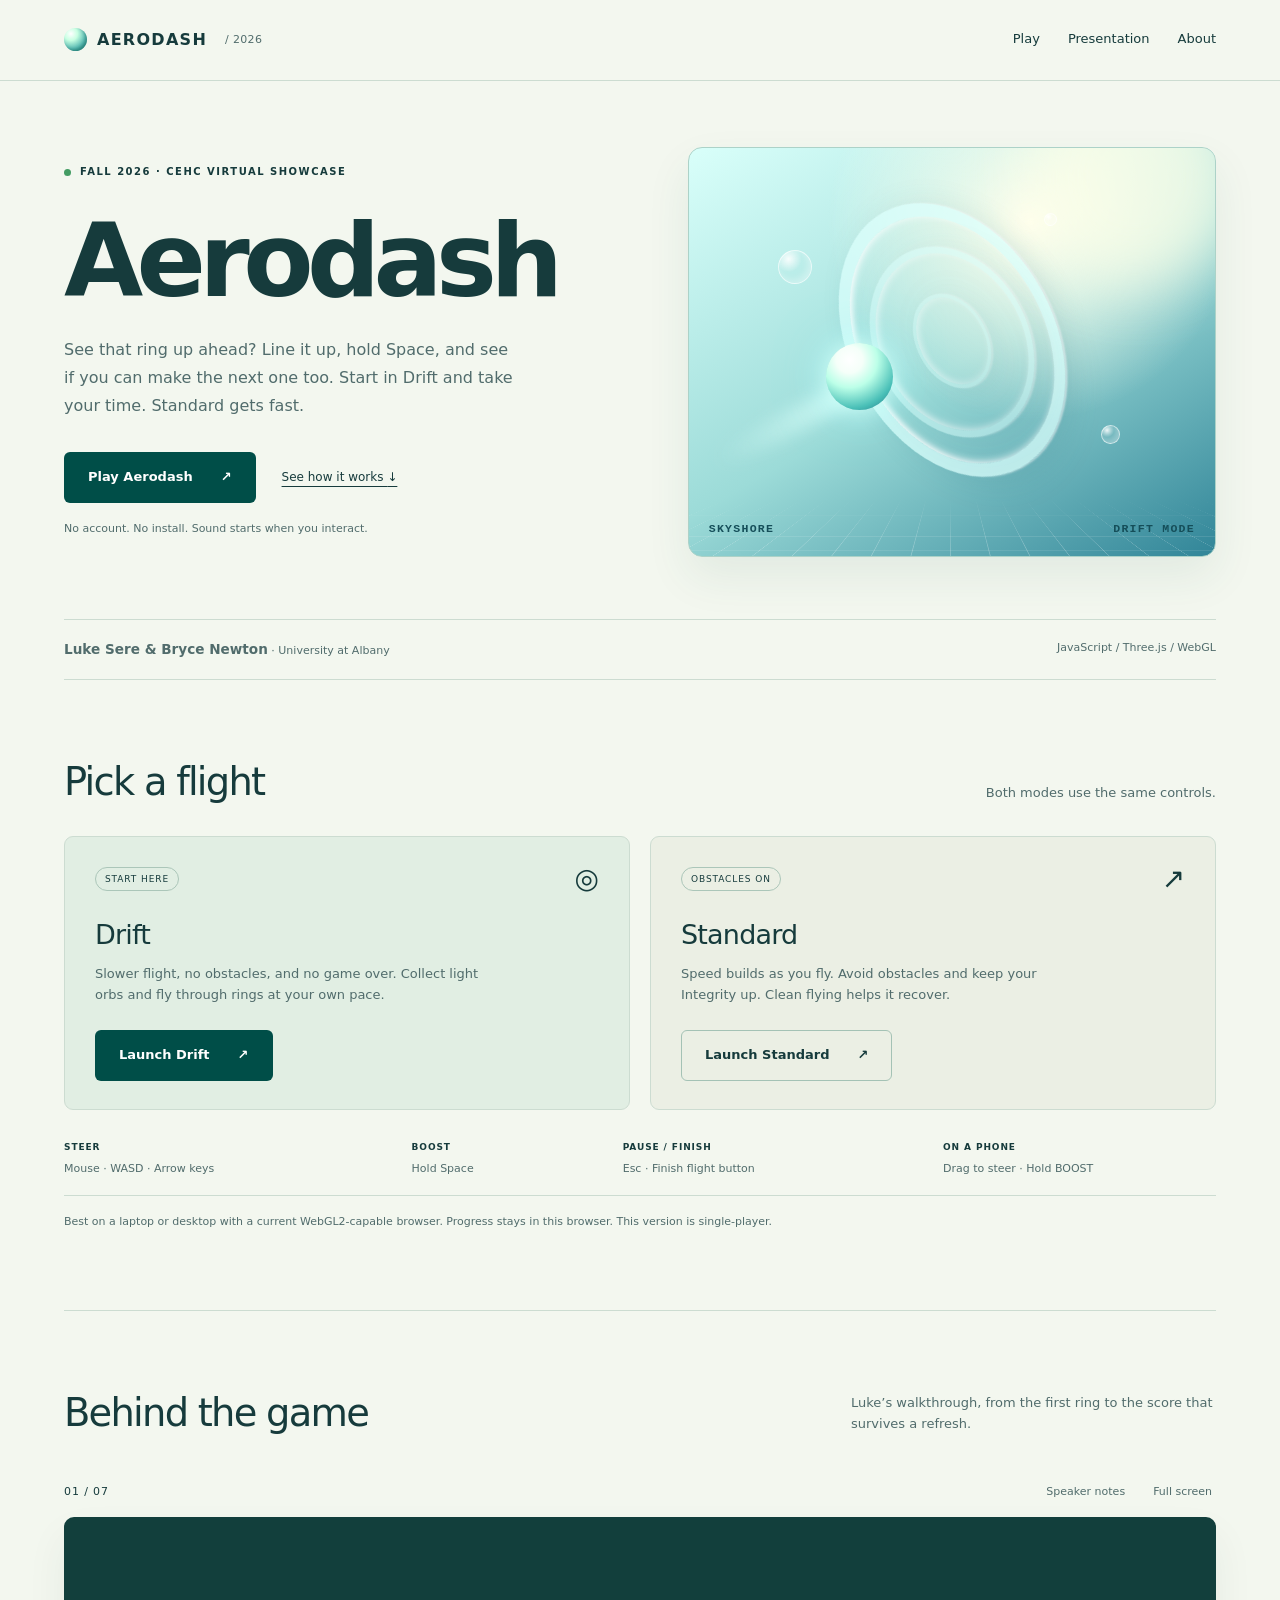
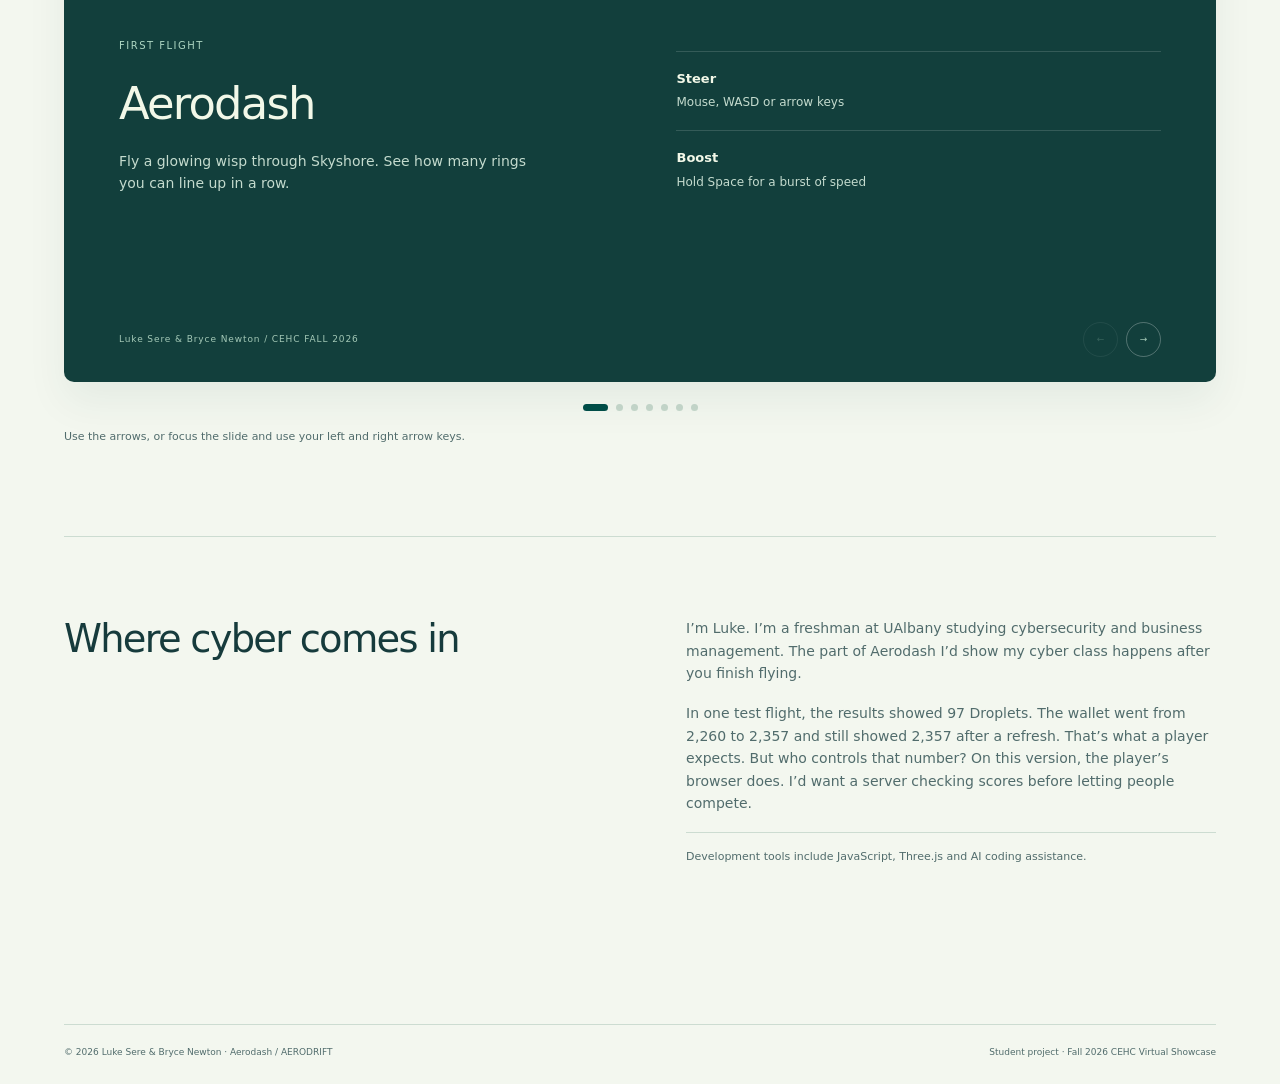
<file: index.html>
<!doctype html>
<html lang="en">
<head>
  <meta charset="utf-8">
  <meta name="viewport" content="width=device-width,initial-scale=1">
  <meta name="theme-color" content="#eaf6ef">
  <meta name="description" content="Fly through rings in Aerodash, a 3D browser game by Luke Sere and Bryce Newton for UAlbany’s Fall 2026 CEHC Virtual Showcase.">
  <title>Aerodash — Luke Sere &amp; Bryce Newton | CEHC Fall 2026</title>
  <link rel="icon" href="icon.svg" type="image/svg+xml">
  <link rel="stylesheet" href="showcase.css">
  <script src="showcase.js" defer></script>
</head>
<body>
<a class="skip" href="#main">Skip to content</a>
<header class="site-head">
  <a class="wordmark" href="#" aria-label="Aerodash home"><span class="brand-orb" aria-hidden="true"></span>AERODASH<span class="edition">/ 2026</span></a>
  <nav aria-label="Main navigation"><a href="#play">Play</a><a href="#presentation">Presentation</a><a href="#about">About</a></nav>
</header>
<main id="main">
  <section class="hero" aria-labelledby="hero-title">
    <div class="hero-copy">
      <p class="eyebrow"><span class="status-dot"></span> FALL 2026 · CEHC VIRTUAL SHOWCASE</p>
      <h1 id="hero-title">Aerodash</h1>
      <p class="intro">See that ring up ahead? Line it up, hold Space, and see if you can make the next one too. Start in Drift and take your time. Standard gets fast.</p>
      <div class="actions"><a class="button primary" href="game/index.html?showcase=1">Play Aerodash <span aria-hidden="true">↗</span></a><a class="text-link" href="#presentation">See how it works <span aria-hidden="true">↓</span></a></div>
      <p class="fine">No account. No install. Sound starts when you interact.</p>
    </div>
    <div class="aero-art" aria-hidden="true">
      <div class="art-grid"></div><div class="sun"></div><div class="halo halo-one"></div><div class="halo halo-two"></div><div class="halo halo-three"></div><div class="wisp"></div><div class="wisp-tail"></div><div class="bubble b-one"></div><div class="bubble b-two"></div><div class="bubble b-three"></div>
      <div class="art-label"><span>SKYSHORE</span><span>DRIFT MODE</span></div>
    </div>
  </section>
  <div class="byline"><span><b>Luke Sere &amp; Bryce Newton</b> · University at Albany</span><span>JavaScript / Three.js / WebGL</span></div>

  <section class="play-section section" id="play" aria-labelledby="play-title">
    
    <div class="section-heading"><h2 id="play-title">Pick a flight</h2><p>Both modes use the same controls.</p></div>
    <div class="mode-grid">
      <article class="mode-card drift"><div class="mode-top"><span class="pill">START HERE</span><span aria-hidden="true">◎</span></div><h3>Drift</h3><p>Slower flight, no obstacles, and no game over. Collect light orbs and fly through rings at your own pace.</p><a class="button primary" href="game/index.html?showcase=1">Launch Drift <span aria-hidden="true">↗</span></a></article>
      <article class="mode-card standard"><div class="mode-top"><span class="pill">OBSTACLES ON</span><span aria-hidden="true">↗</span></div><h3>Standard</h3><p>Speed builds as you fly. Avoid obstacles and keep your Integrity up. Clean flying helps it recover.</p><a class="button outline" href="game/index.html?showcase=1&amp;mode=standard">Launch Standard <span aria-hidden="true">↗</span></a></article>
    </div>
    <dl class="controls"><div><dt>STEER</dt><dd>Mouse · WASD · Arrow keys</dd></div><div><dt>BOOST</dt><dd>Hold Space</dd></div><div><dt>PAUSE / FINISH</dt><dd>Esc · Finish flight button</dd></div><div><dt>ON A PHONE</dt><dd>Drag to steer · Hold BOOST</dd></div></dl>
    <p class="play-note">Best on a laptop or desktop with a current WebGL2-capable browser. Progress stays in this browser. This version is single-player.</p>
  </section>

  <section class="presentation-section section" id="presentation" aria-labelledby="presentation-title">
    
    <div class="section-heading"><h2 id="presentation-title">Behind the game</h2><p>Luke’s walkthrough, from the first ring to the score that survives a refresh.</p></div>
    <div class="presentation-toolbar"><span id="slide-count" aria-live="polite">01 / 07</span><div><button id="notes-toggle" aria-pressed="false">Speaker notes</button><button id="present-fullscreen">Full screen</button></div></div>
    <div class="slide-shell" id="slide-shell">
      <div id="slide" tabindex="0" role="region" aria-label="Project presentation"></div>
      <div class="slide-bottom"><span>Luke Sere &amp; Bryce Newton / CEHC FALL 2026</span><div><button id="slide-prev" aria-label="Previous slide">←</button><button id="slide-next" aria-label="Next slide">→</button></div></div>
      <aside id="speaker-notes" hidden></aside>
    </div>
    <div class="slide-dots" id="slide-dots" aria-label="Choose slide"></div>
    <p class="fine">Use the arrows, or focus the slide and use your left and right arrow keys.</p>
  </section>

  <section class="about-section section" id="about" aria-labelledby="about-title">
    
    <div class="about-grid"><h2 id="about-title">Where cyber comes in</h2><div><p>I’m Luke. I’m a freshman at UAlbany studying cybersecurity and business management. The part of Aerodash I’d show my cyber class happens after you finish flying.</p><p>In one test flight, the results showed 97 Droplets. The wallet went from 2,260 to 2,357 and still showed 2,357 after a refresh. That’s what a player expects. But who controls that number? On this version, the player’s browser does. I’d want a server checking scores before letting people compete.</p><p class="method">Development tools include JavaScript, Three.js and AI coding assistance.</p></div></div>
  </section>
  
</main>
<footer><span>© 2026 Luke Sere &amp; Bryce Newton · Aerodash / AERODRIFT</span><span>Student project · Fall 2026 CEHC Virtual Showcase</span></footer>
</body>
</html>
</file>
<file: showcase.css>
@font-face{font-family:Showcase;src:local("Avenir Next");font-display:swap}
:root{--ink:#163b3c;--muted:#516c6c;--paper:#f3f7ef;--green:#004e48;--line:#ccdcd1;--mint:#e4f1e7;--sans:Showcase,"Avenir Next",Avenir,"Segoe UI",system-ui,sans-serif}
*{box-sizing:border-box}html{scroll-behavior:smooth;scroll-padding-top:25px}body{margin:0;background:var(--paper);color:var(--ink);font-family:var(--sans);line-height:1.6}a{color:inherit}button,a{-webkit-tap-highlight-color:transparent}button{font:inherit;cursor:pointer}a:focus-visible,button:focus-visible,#slide:focus-visible{outline:3px solid #1488ba;outline-offset:5px}.skip{position:absolute;top:-100px;left:20px;z-index:99;background:#fff;padding:10px}.skip:focus{top:10px}.site-head{max-width:1380px;margin:auto;padding:27px 5%;display:flex;align-items:center;justify-content:space-between;border-bottom:1px solid var(--line)}.wordmark{display:flex;align-items:center;gap:10px;font-weight:800;letter-spacing:.08em;text-decoration:none;font-size:16px}.edition{font-size:11px;font-weight:500;letter-spacing:.03em;color:var(--muted);margin-left:8px}.brand-orb{width:23px;height:23px;border-radius:50%;background:radial-gradient(circle at 30% 25%,white,#c8ffe2 28%,#5cbdb4 62%,#0b726f);box-shadow:inset -2px -2px 3px #00483c44}.site-head nav{display:flex;gap:28px}.site-head nav a{font-size:13px;text-decoration:none}.site-head nav a:hover{text-decoration:underline}.hero{max-width:1380px;margin:auto;padding:66px 5% 62px;display:grid;grid-template-columns:1.05fr 1fr;gap:6%;align-items:center}.eyebrow,.section-kicker{font-size:10px;font-weight:700;letter-spacing:.15em}.eyebrow{display:flex;align-items:center;gap:9px;margin-bottom:29px}.status-dot{width:7px;height:7px;border-radius:50%;background:#439c63}h1{font-size:clamp(42px,4.8vw,72px);line-height:1.06;letter-spacing:-.06em;font-weight:600;margin:0 0 25px}.intro{font-size:16px;max-width:450px;color:var(--muted);line-height:1.75}.actions{display:flex;gap:26px;align-items:center;margin-top:32px}.button{display:inline-flex;align-items:center;justify-content:space-between;gap:28px;padding:14px 23px;border-radius:6px;text-decoration:none;font-weight:600;font-size:13px;border:1px solid transparent;transition:transform .2s,background .2s}.button:hover{transform:translateY(-2px)}.primary{background:var(--green);color:#fff}.primary:hover{background:#07655d}.outline{border-color:#a4c2b5}.outline:hover{background:#e5f2e9}.text-link{font-size:12px;text-underline-offset:5px}.fine{font-size:11px;color:var(--muted);margin-top:17px}.aero-art{height:410px;position:relative;isolation:isolate;border:1px solid #acd2c8;border-radius:14px;overflow:hidden;background:radial-gradient(ellipse at 65% 18%,#ffffed 0,transparent 42%),linear-gradient(150deg,#d9fffa,#9cdbd8 52%,#318598);box-shadow:0 20px 45px #245e5215}.art-grid{position:absolute;inset:50% -70% -60%;background-image:linear-gradient(#ffffff44 1px,transparent 1px),linear-gradient(90deg,#ffffff44 1px,transparent 1px);background-size:45px 35px;transform:perspective(220px) rotateX(52deg);mask-image:linear-gradient(transparent,#000 40%)}.sun{position:absolute;width:220px;height:220px;right:-30px;top:-80px;border-radius:50%;background:#ffffe8;filter:blur(30px);opacity:.7}.halo{position:absolute;width:290px;height:290px;top:47px;left:calc(50% - 145px);border:14px solid #dbfffdb8;border-radius:50%;transform:rotate(-28deg) rotateY(45deg);box-shadow:inset 4px 0 8px #fff,10px 10px 35px #27707925,3px 1px 2px #fff9}.halo-two{width:200px;height:200px;top:94px;left:calc(50% - 100px);border-width:7px;transform:rotate(-28deg) rotateY(40deg);opacity:.65}.halo-three{width:100px;height:100px;top:143px;left:calc(50% - 50px);border-width:4px;opacity:.5}.wisp{position:absolute;width:67px;height:67px;left:26%;top:48%;border-radius:50%;background:radial-gradient(circle at 35% 25%,#fff 0,#f5fff9 20%,#bcffe8 42%,#49bfb7 73%,#1b6c7f);box-shadow:0 0 25px #d7fff8,0 0 50px #92ffff80;z-index:3}.wisp-tail{width:190px;height:26px;position:absolute;top:63%;left:3%;background:linear-gradient(90deg,transparent,#d9fff9);transform:rotate(-28deg);filter:blur(8px);border-radius:100%}.bubble{position:absolute;border-radius:50%;background:radial-gradient(circle at 30% 25%,#ffffffe0,transparent 40%);border:1px solid #ffffffab;box-shadow:inset -3px -3px 6px #ffffff50}.b-one{width:34px;height:34px;top:25%;left:17%}.b-two{width:19px;height:19px;top:68%;right:18%}.b-three{width:13px;height:13px;top:16%;right:30%}.art-label{position:absolute;left:20px;right:20px;bottom:19px;display:flex;justify-content:space-between;color:#154e59;font:600 8px var(--sans);letter-spacing:.12em}.byline{display:flex;justify-content:space-between;gap:20px;max-width:1242px;margin:auto;border-top:1px solid var(--line);border-bottom:1px solid var(--line);padding:19px 0;font-size:11px;color:var(--muted)}.section{max-width:1242px;margin:auto;padding:80px 0;scroll-margin-top:20px}.section-kicker{color:#57766c;margin-bottom:22px}.section-heading{display:flex;align-items:flex-end;justify-content:space-between;gap:40px;margin-bottom:32px}h2{font-size:clamp(28px,3vw,43px);font-weight:500;line-height:1.14;letter-spacing:-.045em;margin:0}.section-heading p{font-size:13px;max-width:365px;color:var(--muted);margin:0}.mode-grid{display:grid;grid-template-columns:1fr 1fr;gap:20px}.mode-card{padding:28px 30px;border:1px solid var(--line);border-radius:9px}.drift{background:#e1eee3}.standard{background:#ebefe4}.mode-top{display:flex;justify-content:space-between;align-items:center}.mode-top>span:last-child{font-size:28px;line-height:1}.pill{font-size:9px;letter-spacing:.1em;border:1px solid #abc6b9;padding:4px 9px;border-radius:20px}h3{font-size:27px;letter-spacing:-.03em;margin:20px 0 8px;font-weight:500}.mode-card p{font-size:13px;color:var(--muted);max-width:410px;margin:0 0 24px}.controls{display:grid;grid-template-columns:1.2fr .7fr 1.1fr 1fr;gap:20px;margin:30px 0 17px}dt{font-size:9px;letter-spacing:.1em;font-weight:700;margin-bottom:6px}dd{margin:0;font-size:11px;color:var(--muted)}.play-note{border-top:1px solid var(--line);padding-top:17px;font-size:11px;color:var(--muted);margin:0}.presentation-section{border-top:1px solid var(--line)}.presentation-toolbar{display:flex;align-items:center;justify-content:space-between;padding:12px 0;font-size:11px;letter-spacing:.08em}.presentation-toolbar button{font-size:11px;color:var(--muted);border:0;background:none;margin-left:20px;padding:4px}.presentation-toolbar button[aria-pressed=true]{color:var(--green);text-decoration:underline}.slide-shell{background:#123f3c;color:#f2f8e8;border-radius:10px;overflow:hidden;box-shadow:0 20px 40px #123f3c10;position:relative}#slide{min-height:390px;padding:48px 55px 25px;display:grid;grid-template-columns:1fr 1fr;gap:7%;align-items:center}.slide-eyebrow{font-size:10px;color:#add6c2;letter-spacing:.15em;margin:0 0 24px}.slide-title{font-size:clamp(25px,3.5vw,48px);line-height:1.15;letter-spacing:-.04em;font-weight:500;margin:0 0 20px}.slide-lead{font-size:14px;color:#c4dbce;max-width:430px}.slide-details{padding:24px 0 10px}.slide-item{border-top:1px solid #ffffff25;padding:17px 0}.slide-item b{font-size:13px;font-weight:600;display:block;margin-bottom:4px}.slide-item p{font-size:12px;line-height:1.65;color:#c4dbce;margin:0}.slide-bottom{display:flex;justify-content:space-between;align-items:center;padding:15px 55px 25px;font-size:9px;letter-spacing:.1em;color:#a4c9b7}.slide-bottom button{border:1px solid #ffffff45;border-radius:50%;background:transparent;color:inherit;width:35px;height:35px;margin-left:8px}.slide-bottom button:disabled{opacity:.25;cursor:default}.slide-dots{display:flex;justify-content:center;gap:8px;margin-top:22px}.slide-dots button{width:7px;height:7px;background:#c6d8cb;border:0;border-radius:50%;padding:0}.slide-dots button[aria-current=true]{width:25px;background:var(--green);border-radius:5px}#speaker-notes{padding:20px 55px;background:#0e3330;font-size:13px;line-height:1.8;color:#d3e9d8}#speaker-notes strong{color:#fff}#slide-shell:fullscreen{border-radius:0;display:flex;flex-direction:column;justify-content:center;padding:4vh 5vw}#slide-shell:fullscreen #slide{min-height:60vh}#slide-shell:fullscreen .slide-title{font-size:5vw}#slide-shell:fullscreen .slide-item b{font-size:1.6vw}#slide-shell:fullscreen .slide-item p{font-size:1.3vw}.about-section{border-top:1px solid var(--line)}.about-grid{display:grid;grid-template-columns:1fr 1fr;gap:8%}.about-grid p{font-size:14px;color:var(--muted);margin:0 0 18px}.about-grid p.method{font-size:11px;border-top:1px solid var(--line);padding-top:15px}.closing{max-width:1242px;margin:auto;background:#dfecdf;border-radius:9px;display:flex;justify-content:space-between;align-items:center;padding:30px}.closing p{font-size:19px;letter-spacing:-.03em;margin:0}footer{max-width:1242px;margin:60px auto 0;padding:20px 0 25px;border-top:1px solid var(--line);display:flex;justify-content:space-between;font-size:9px;color:var(--muted)}
@media(min-width:1380px){.hero{padding-left:69px;padding-right:69px}.site-head{padding-left:69px;padding-right:69px}}
@media(max-width:1380px){.section,.byline,.closing,footer{margin-left:5%;margin-right:5%}}
@media(max-width:760px){.site-head{padding:20px 5%}.site-head nav{gap:15px}.site-head nav a{font-size:11px}.edition{display:none}.wordmark{font-size:13px}.hero{grid-template-columns:1fr;padding-top:43px;gap:32px}.hero h1{font-size:49px}.aero-art{height:300px}.halo-one{top:10px}.halo-two{top:55px}.halo-three{top:104px}.byline{flex-direction:column;gap:5px;padding:15px 0}.section{padding-top:50px;padding-bottom:50px}.section-heading{align-items:start;flex-direction:column;gap:16px}.mode-grid{grid-template-columns:1fr}.mode-card{padding:24px}.controls{grid-template-columns:1fr 1fr;gap:20px}#slide{grid-template-columns:1fr;gap:0;padding:30px 26px 10px;min-height:480px}.slide-title{font-size:31px}.slide-lead{font-size:12px}.slide-details{padding:4px 0}.slide-item{padding:12px 0}.slide-bottom{padding:12px 26px 24px;font-size:8px}#speaker-notes{padding:20px 26px}.about-grid{grid-template-columns:1fr;gap:25px}.closing{flex-direction:column;align-items:start;gap:20px}.closing p{font-size:18px}footer{flex-direction:column;gap:5px}.presentation-toolbar button{margin-left:10px}.actions{gap:20px}}
@media(prefers-reduced-motion:reduce){html{scroll-behavior:auto}*{transition:none!important}}

/* The title and horizon share the teal glass palette of the flight. */
.hero h1{font-size:clamp(3.4rem,8vw,7.5rem);letter-spacing:-.065em;line-height:1.02;margin-bottom:.22em}
.aero-art .art-label{font:600 .72rem/1.3 ui-monospace,monospace;letter-spacing:.11em}
.byline b{font-size:.85rem}
</file>
